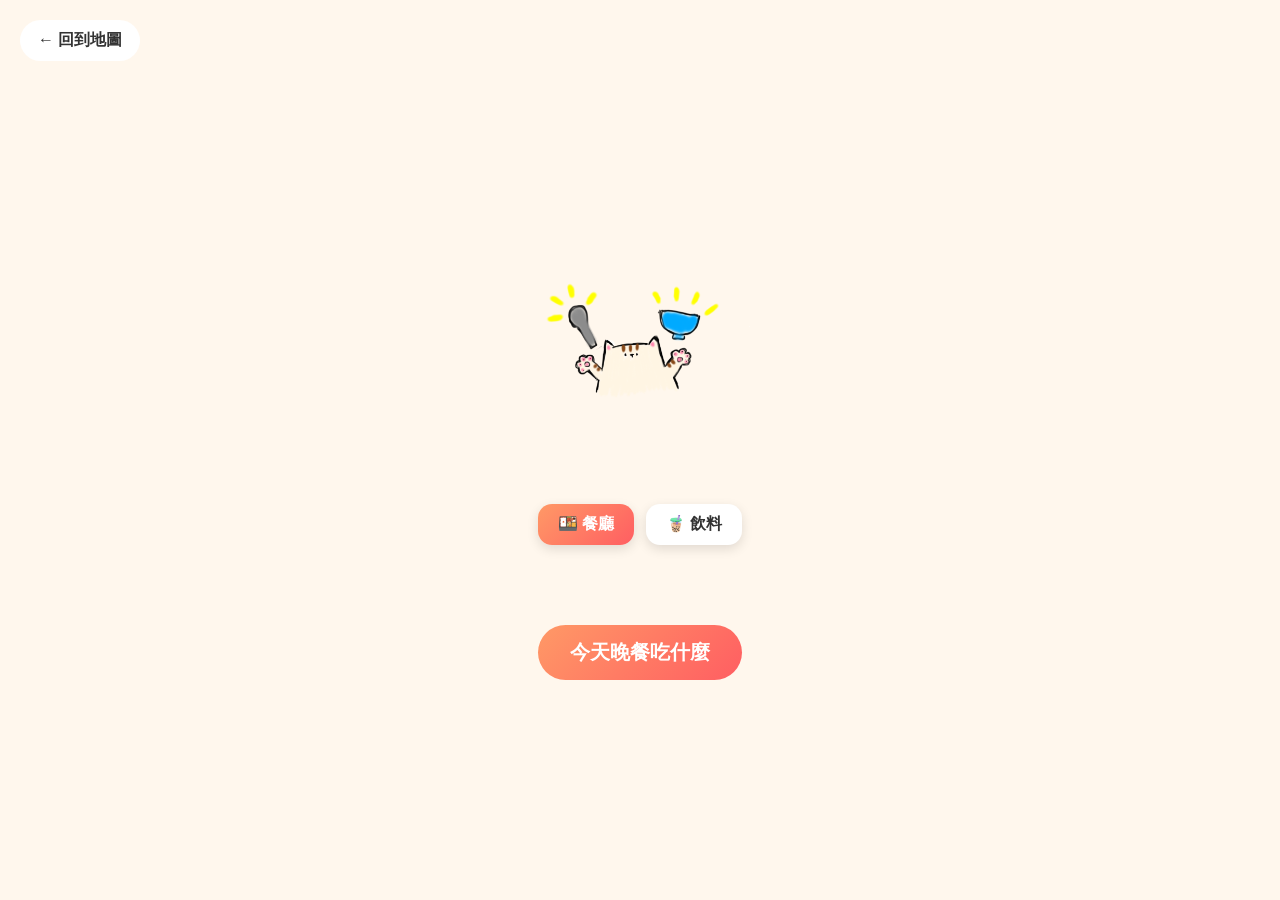
<file: lottery.html>
<!DOCTYPE html>
<html lang="zh-Hant">
<head>
  <meta charset="UTF-8">
  <meta name="viewport" content="width=device-width, initial-scale=1.0">

  <title>今天晚餐吃什麼</title>

  <link rel="stylesheet" href="css/lottery.css">
</head>

<body>
  <div id="Lotterypage">

    <button id="Backmapbtn" type="button">
      ← 回到地圖
    </button>

    <div class="Lotterycenter">

      <img
        id="Lotteryimg"
        src="image/抽籤.png"
        alt="抽籤圖片"
      >

      <div class="Lotterytypebar">
      <button id="Restauranttypebtn" type="button">🍱 餐廳</button>

      <button id="Drinktypebtn" type="button">🧋 飲料</button>
      </div>

      <div id="Resulttext"></div>

      <button id="Drawbtn" type="button">今天晚餐吃什麼</button>

    </div>

  </div>

  <script src="data(js)/place(r).js"></script>
  <script src="data(js)/place(d).js"></script>
  <script src="data(js)/lottery/lottery.js"></script>
</body>
</html>
</file>
<file: css/lottery.css>
* {
  box-sizing: border-box;
}

body {
  margin: 0;
  font-family: "Microsoft JhengHei", Arial, sans-serif;
  background: #fff7ed;
}

#Lotterypage {
  width: 100vw;
  height: 100vh;
  position: relative;
  display: flex;
  justify-content: center;
  align-items: center;
}

.Lotterycenter {
  display: flex;
  flex-direction: column;
  align-items: center;
  text-align: center;
}

#Lotteryimg {
  width: 260px;
  max-width: 80vw;
  margin-bottom: 24px;
}

#Resulttext {
  min-height: 40px;
  margin-bottom: 20px;
  font-size: 28px;
  font-weight: bold;
  color: #333;
}

#Drawbtn,
#Backmapbtn {
  border: none;
  border-radius: 999px;
  font-weight: bold;
  cursor: pointer;
}

#Drawbtn {
  padding: 14px 32px;
  font-size: 20px;
  color: white;
  background: linear-gradient(135deg, #ff9966, #ff5e62);
}

#Backmapbtn {
  position: absolute;
  top: 20px;
  left: 20px;
  padding: 10px 18px;
  font-size: 16px;
  background: white;
  color: #333;
}

.Resultplacebtn {
  border: none;
  background: none;
  font-size: 28px;
  font-weight: bold;
  color: #ff5e62;
  cursor: pointer;
  text-decoration: underline;
}


.Lotterytypebar {
  display: flex;
  gap: 12px;
  margin-bottom: 20px;
}

#Restauranttypebtn,
#Drinktypebtn {
  padding: 10px 20px;
  border: none;
  border-radius: 14px;
  font-size: 16px;
  font-weight: bold;
  cursor: pointer;
  transition: 0.2s;
  background: white;
  color: #333;
  box-shadow: 0 4px 12px rgba(0, 0, 0, 0.12);
}

#Restauranttypebtn.Active,
#Drinktypebtn.Active {
  color: white;
  background: linear-gradient(135deg, #ff9966, #ff5e62);
}

#Restauranttypebtn:hover,
#Drinktypebtn:hover {
  transform: translateY(-2px);
}
</file>
